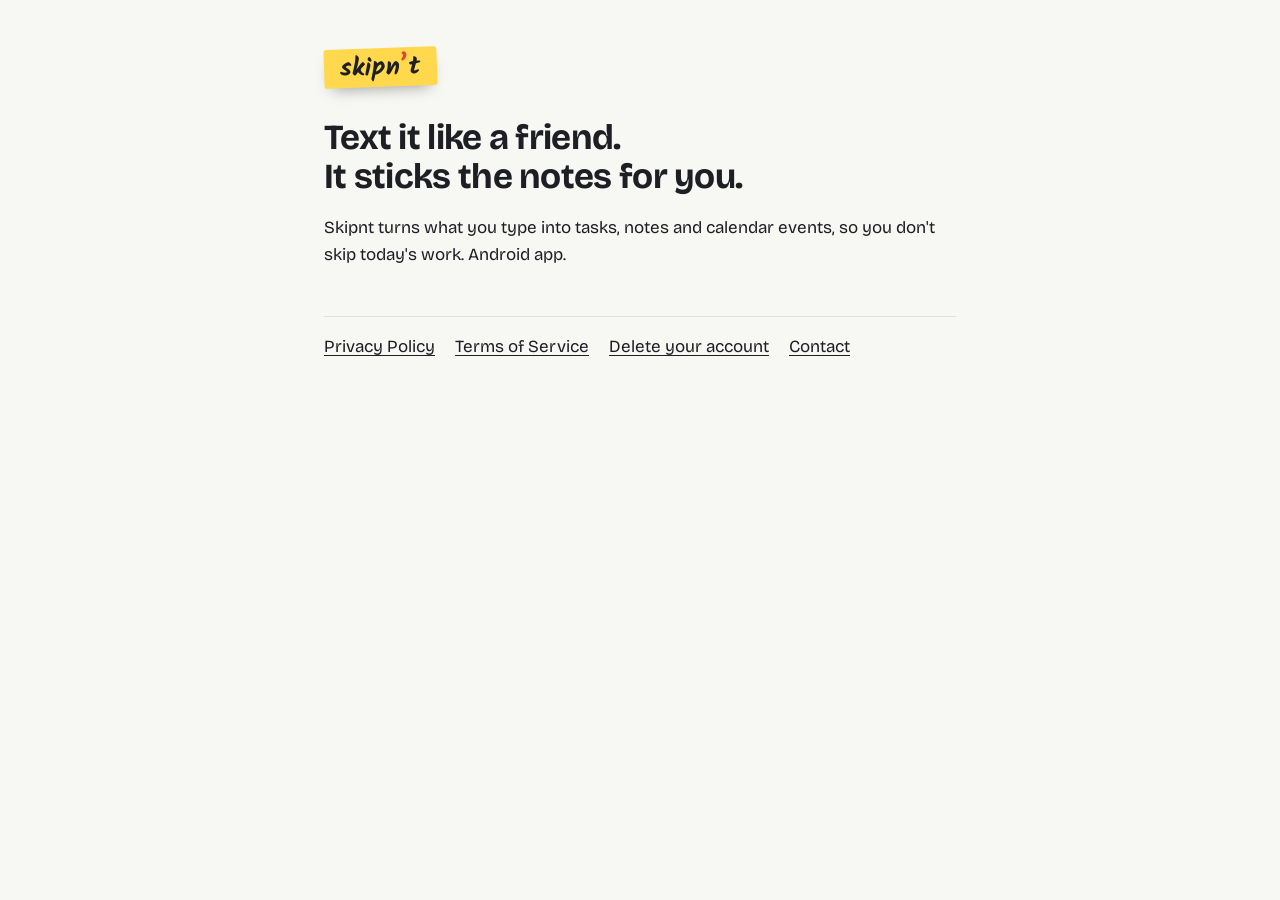
<file: index.html>
<!doctype html>
<html lang="en">
<head>
<meta charset="utf-8">
<meta name="viewport" content="width=device-width, initial-scale=1">
<title>Skipnt</title>
<link rel="stylesheet" href="style.css">
</head>
<body>
<main>
<a class="mark" href="index.html">skipn<span>’</span>t</a>
<h1>Text it like a friend.<br>It sticks the notes for you.</h1>
<p>Skipnt turns what you type into tasks, notes and calendar events, so you don't skip today's work. Android app.</p>
<nav><a href="privacy.html">Privacy Policy</a><a href="terms.html">Terms of Service</a><a href="delete-account.html">Delete your account</a><a href="mailto:aaroncallanga.dev@gmail.com">Contact</a></nav>
</main>
</body>
</html>
</file>
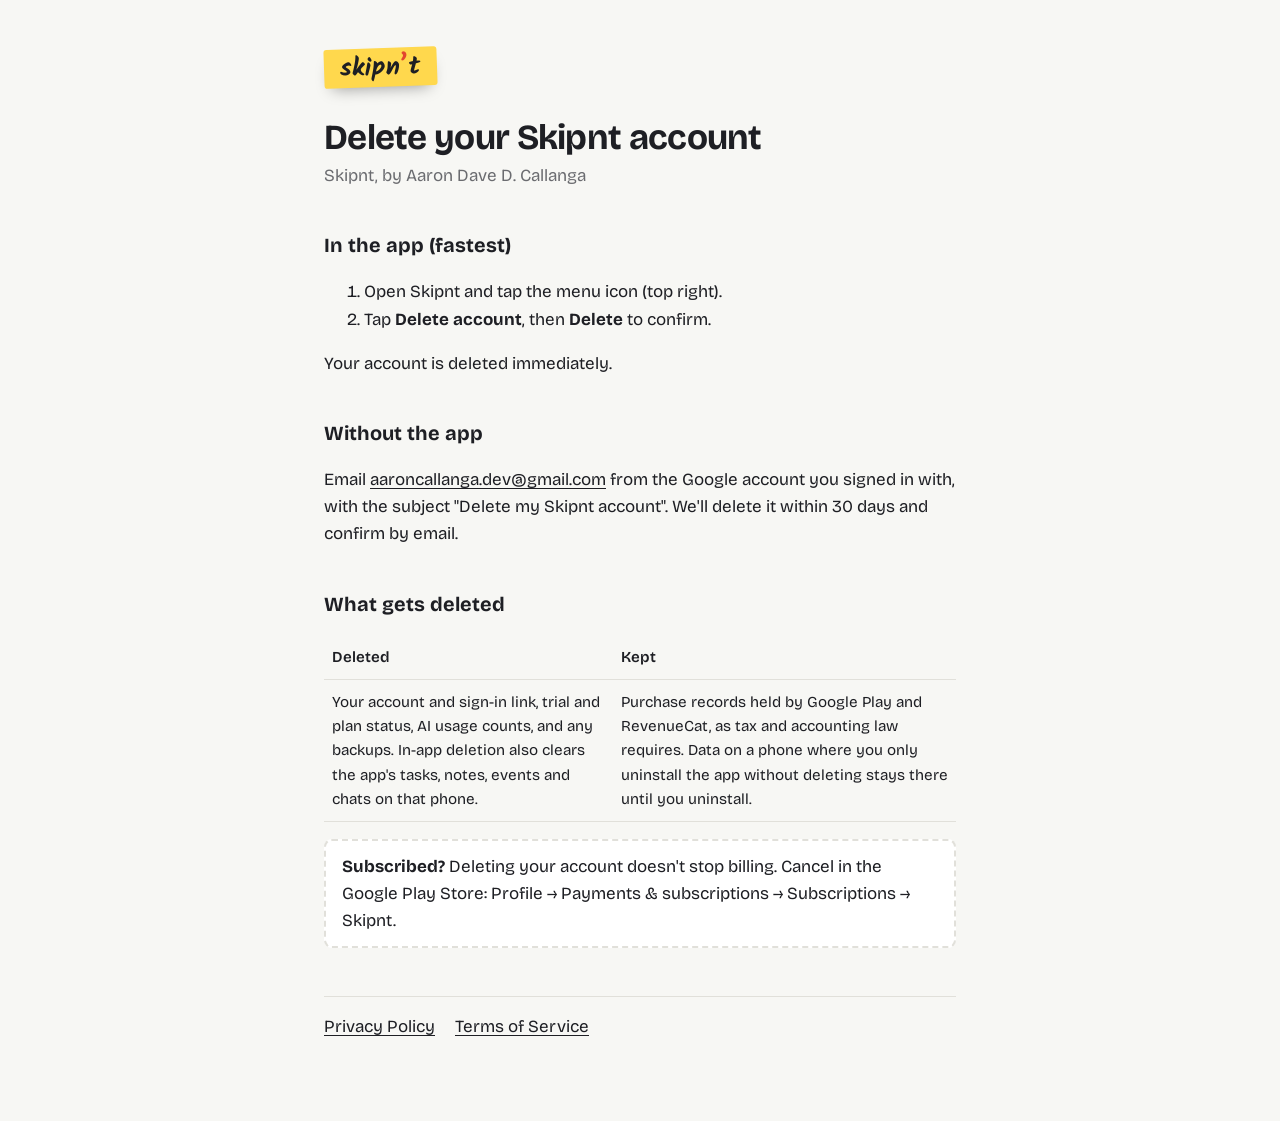
<file: delete-account.html>
<!doctype html>
<html lang="en">
<head>
<meta charset="utf-8">
<meta name="viewport" content="width=device-width, initial-scale=1">
<title>Delete your account · Skipnt</title>
<link rel="stylesheet" href="style.css">
</head>
<body>
<main>
<a class="mark" href="index.html">skipn<span>’</span>t</a>
<h1>Delete your Skipnt account</h1>
<p class="date">Skipnt, by Aaron Dave D. Callanga</p>

<h2>In the app (fastest)</h2>
<ol>
  <li>Open Skipnt and tap the menu icon (top right).</li>
  <li>Tap <strong>Delete account</strong>, then <strong>Delete</strong> to confirm.</li>
</ol>
<p>Your account is deleted immediately.</p>

<h2>Without the app</h2>
<p>Email <a href="mailto:aaroncallanga.dev@gmail.com?subject=Delete%20my%20Skipnt%20account">aaroncallanga.dev@gmail.com</a> from the Google account you signed in with, with the subject "Delete my Skipnt account". We'll delete it within 30 days and confirm by email.</p>

<h2>What gets deleted</h2>
<table>
  <tr><th>Deleted</th><th>Kept</th></tr>
  <tr>
    <td>Your account and sign-in link, trial and plan status, AI usage counts, and any backups. In-app deletion also clears the app's tasks, notes, events and chats on that phone.</td>
    <td>Purchase records held by Google Play and RevenueCat, as tax and accounting law requires. Data on a phone where you only uninstall the app without deleting stays there until you uninstall.</td>
  </tr>
</table>

<p class="note"><strong>Subscribed?</strong> Deleting your account doesn't stop billing. Cancel in the Google Play Store: Profile → Payments &amp; subscriptions → Subscriptions → Skipnt.</p>

<nav><a href="privacy.html">Privacy Policy</a><a href="terms.html">Terms of Service</a></nav>
</main>
</body>
</html>
</file>
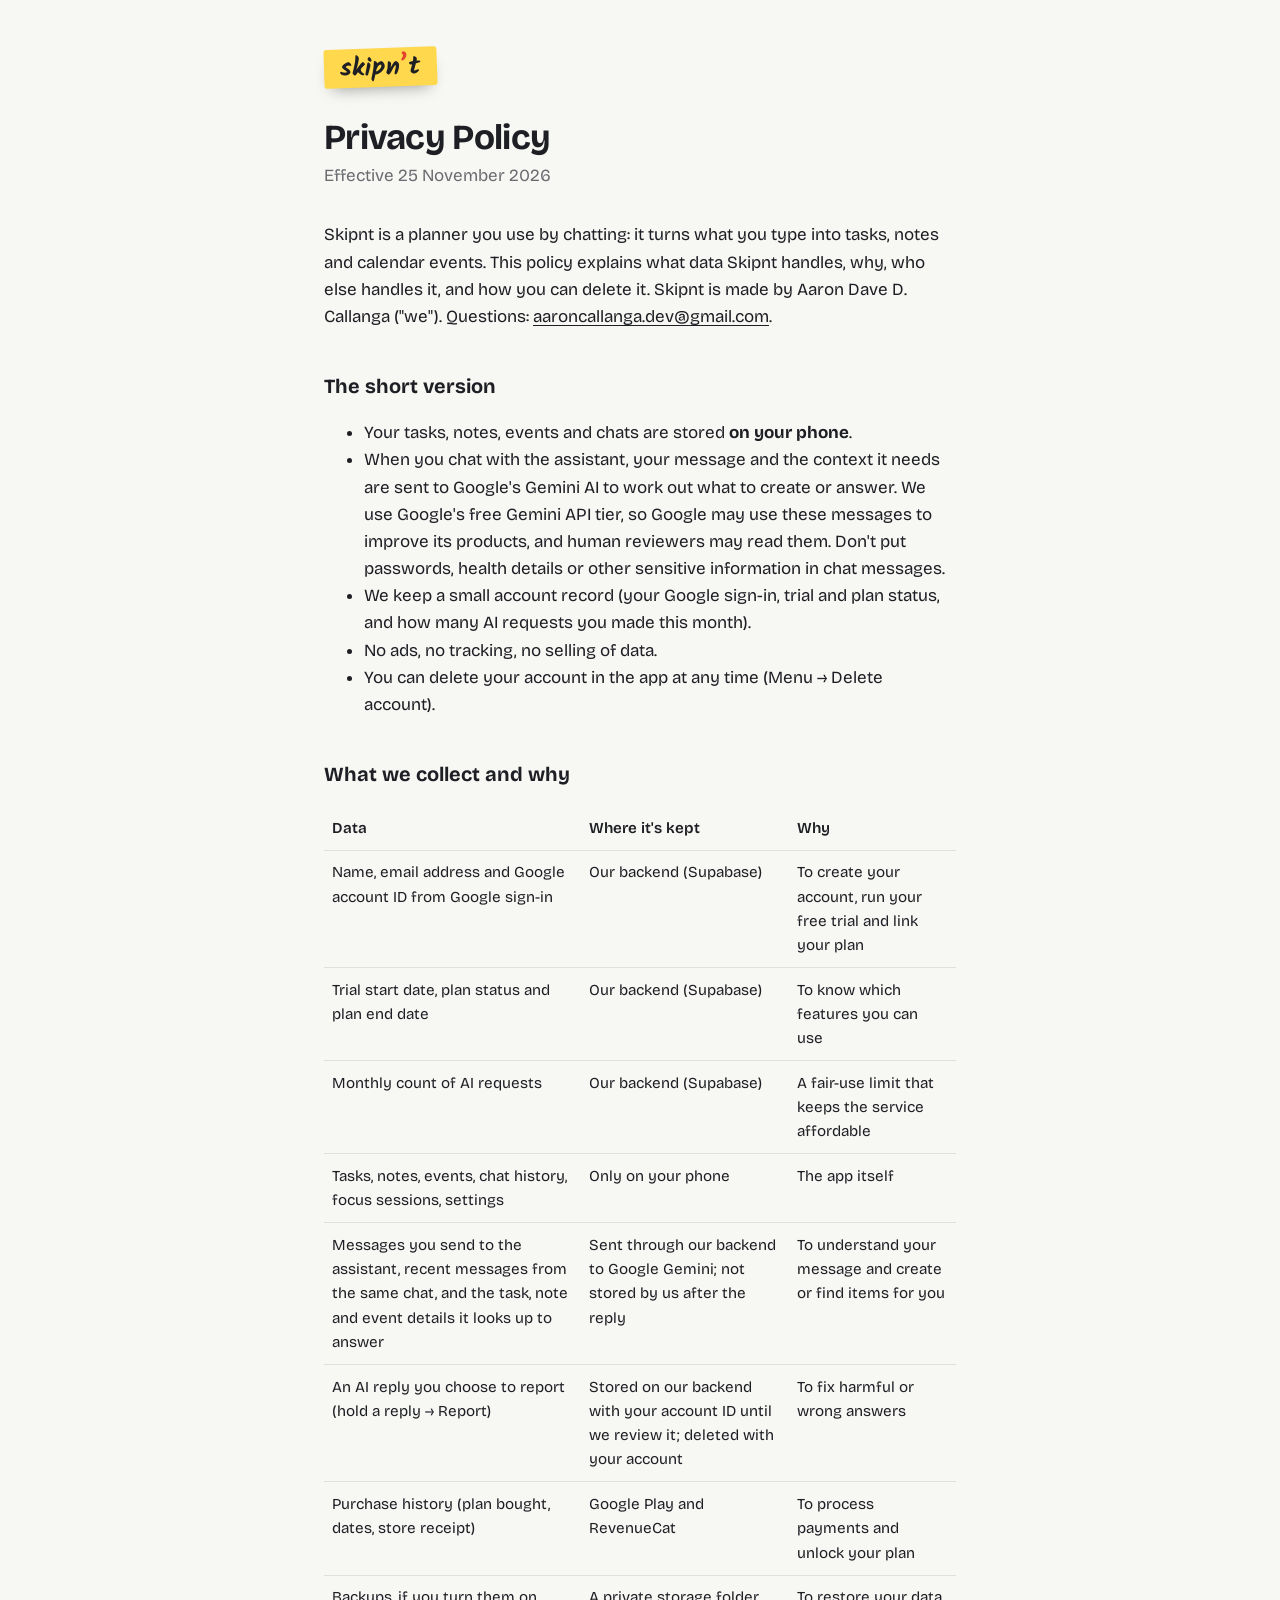
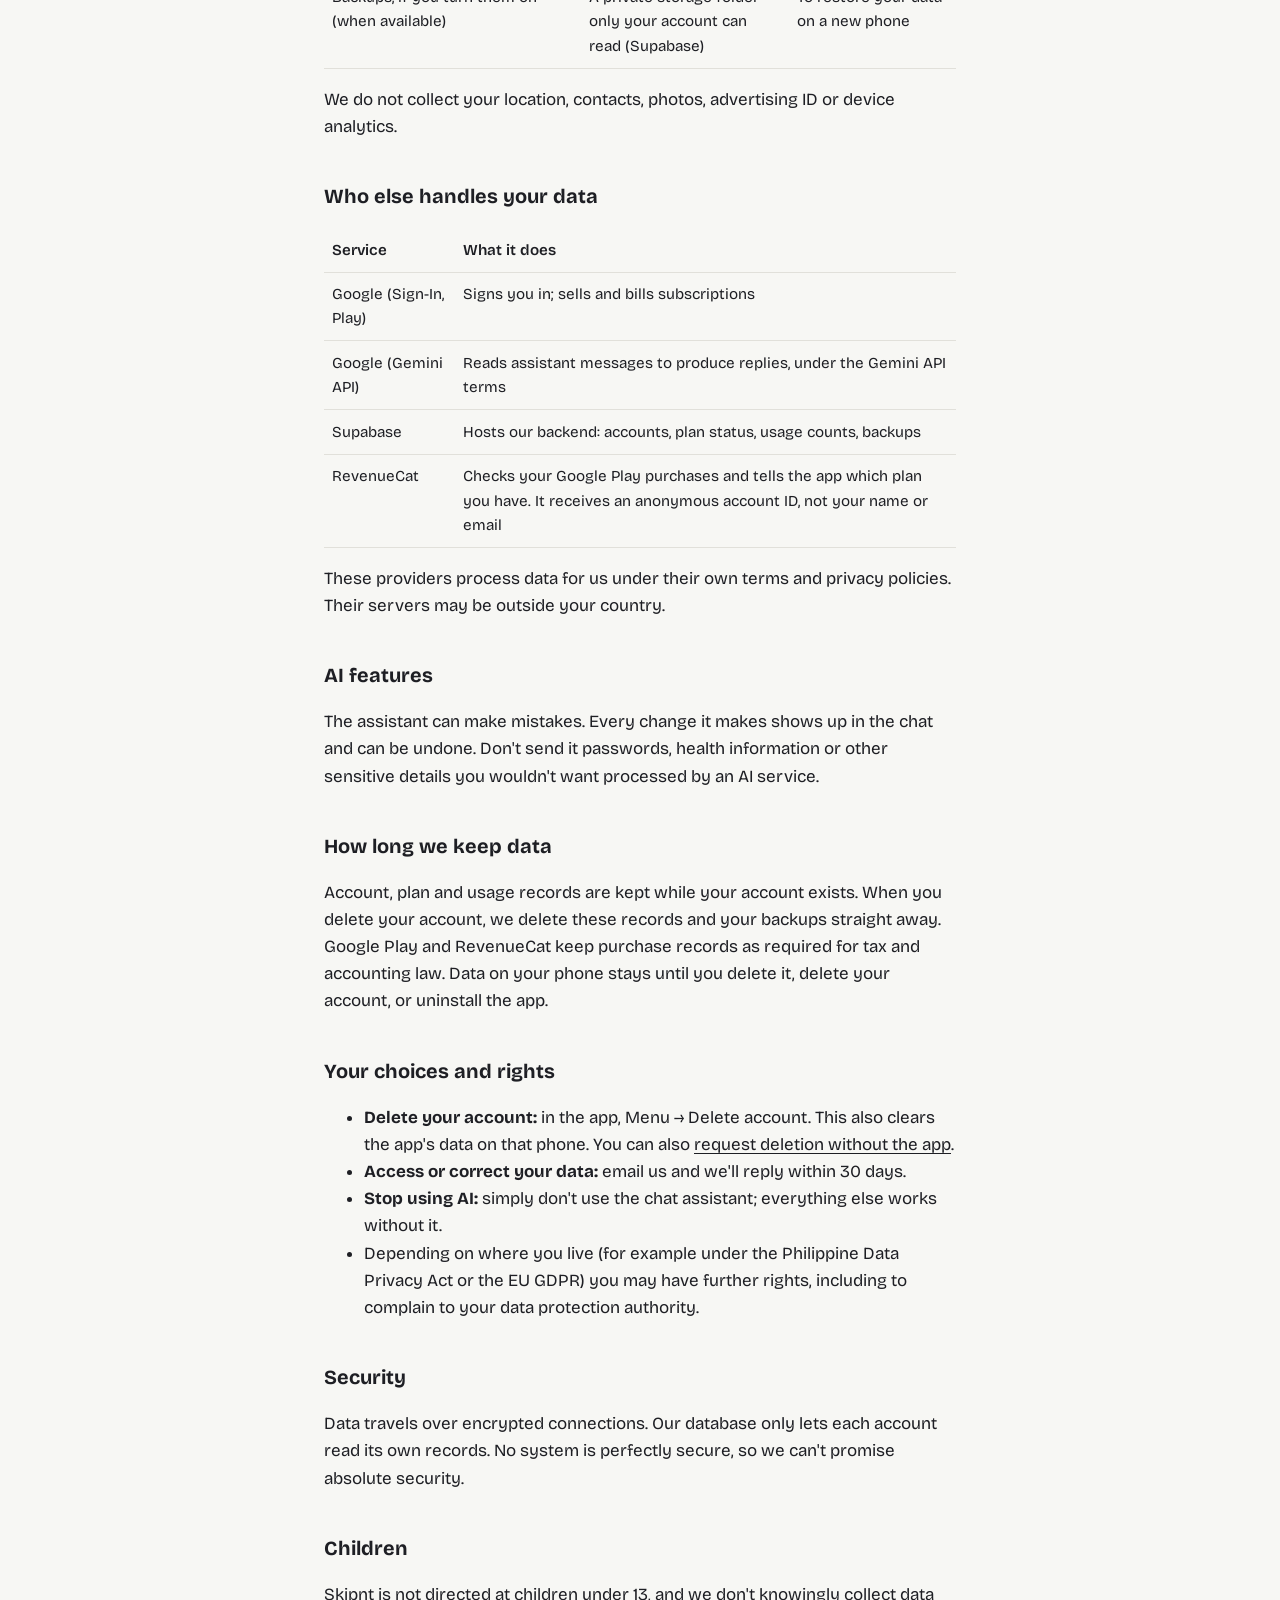
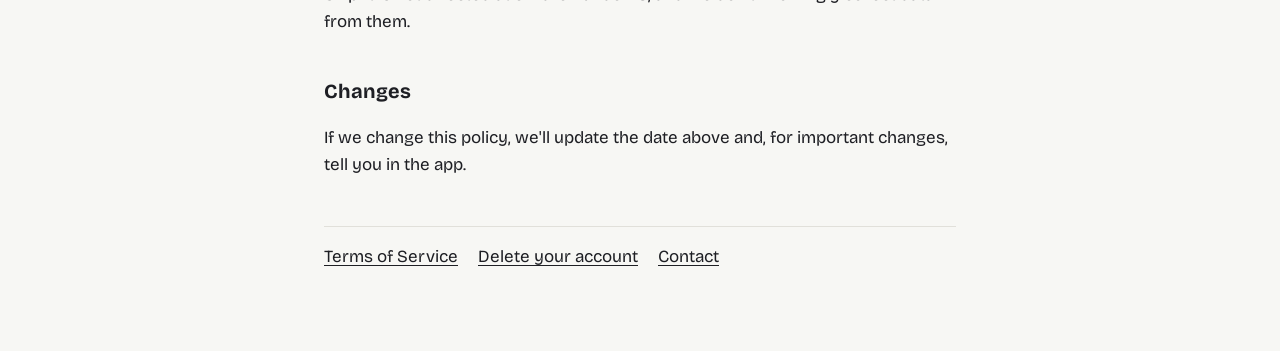
<file: privacy.html>
<!doctype html>
<html lang="en">
<head>
<meta charset="utf-8">
<meta name="viewport" content="width=device-width, initial-scale=1">
<title>Privacy Policy · Skipnt</title>
<link rel="stylesheet" href="style.css">
</head>
<body>
<main>
<a class="mark" href="index.html">skipn<span>’</span>t</a>
<h1>Privacy Policy</h1>
<p class="date">Effective 25 November 2026</p>

<p>Skipnt is a planner you use by chatting: it turns what you type into tasks, notes and calendar events. This policy explains what data Skipnt handles, why, who else handles it, and how you can delete it. Skipnt is made by Aaron Dave D. Callanga ("we"). Questions: <a href="mailto:aaroncallanga.dev@gmail.com">aaroncallanga.dev@gmail.com</a>.</p>

<h2>The short version</h2>
<ul>
  <li>Your tasks, notes, events and chats are stored <strong>on your phone</strong>.</li>
  <li>When you chat with the assistant, your message and the context it needs are sent to Google's Gemini AI to work out what to create or answer. We use Google's free Gemini API tier, so Google may use these messages to improve its products, and human reviewers may read them. Don't put passwords, health details or other sensitive information in chat messages.</li>
  <li>We keep a small account record (your Google sign-in, trial and plan status, and how many AI requests you made this month).</li>
  <li>No ads, no tracking, no selling of data.</li>
  <li>You can delete your account in the app at any time (Menu → Delete account).</li>
</ul>

<h2>What we collect and why</h2>
<table>
  <tr><th>Data</th><th>Where it's kept</th><th>Why</th></tr>
  <tr><td>Name, email address and Google account ID from Google sign-in</td><td>Our backend (Supabase)</td><td>To create your account, run your free trial and link your plan</td></tr>
  <tr><td>Trial start date, plan status and plan end date</td><td>Our backend (Supabase)</td><td>To know which features you can use</td></tr>
  <tr><td>Monthly count of AI requests</td><td>Our backend (Supabase)</td><td>A fair-use limit that keeps the service affordable</td></tr>
  <tr><td>Tasks, notes, events, chat history, focus sessions, settings</td><td>Only on your phone</td><td>The app itself</td></tr>
  <tr><td>Messages you send to the assistant, recent messages from the same chat, and the task, note and event details it looks up to answer</td><td>Sent through our backend to Google Gemini; not stored by us after the reply</td><td>To understand your message and create or find items for you</td></tr>
  <tr><td>An AI reply you choose to report (hold a reply → Report)</td><td>Stored on our backend with your account ID until we review it; deleted with your account</td><td>To fix harmful or wrong answers</td></tr>
  <tr><td>Purchase history (plan bought, dates, store receipt)</td><td>Google Play and RevenueCat</td><td>To process payments and unlock your plan</td></tr>
  <tr><td>Backups, if you turn them on (when available)</td><td>A private storage folder only your account can read (Supabase)</td><td>To restore your data on a new phone</td></tr>
</table>
<p>We do not collect your location, contacts, photos, advertising ID or device analytics.</p>

<h2>Who else handles your data</h2>
<table>
  <tr><th>Service</th><th>What it does</th></tr>
  <tr><td>Google (Sign-In, Play)</td><td>Signs you in; sells and bills subscriptions</td></tr>
  <tr><td>Google (Gemini API)</td><td>Reads assistant messages to produce replies, under the Gemini API terms</td></tr>
  <tr><td>Supabase</td><td>Hosts our backend: accounts, plan status, usage counts, backups</td></tr>
  <tr><td>RevenueCat</td><td>Checks your Google Play purchases and tells the app which plan you have. It receives an anonymous account ID, not your name or email</td></tr>
</table>
<p>These providers process data for us under their own terms and privacy policies. Their servers may be outside your country.</p>

<h2>AI features</h2>
<p>The assistant can make mistakes. Every change it makes shows up in the chat and can be undone. Don't send it passwords, health information or other sensitive details you wouldn't want processed by an AI service.</p>

<h2>How long we keep data</h2>
<p>Account, plan and usage records are kept while your account exists. When you delete your account, we delete these records and your backups straight away. Google Play and RevenueCat keep purchase records as required for tax and accounting law. Data on your phone stays until you delete it, delete your account, or uninstall the app.</p>

<h2>Your choices and rights</h2>
<ul>
  <li><strong>Delete your account:</strong> in the app, Menu → Delete account. This also clears the app's data on that phone. You can also <a href="delete-account.html">request deletion without the app</a>.</li>
  <li><strong>Access or correct your data:</strong> email us and we'll reply within 30 days.</li>
  <li><strong>Stop using AI:</strong> simply don't use the chat assistant; everything else works without it.</li>
  <li>Depending on where you live (for example under the Philippine Data Privacy Act or the EU GDPR) you may have further rights, including to complain to your data protection authority.</li>
</ul>

<h2>Security</h2>
<p>Data travels over encrypted connections. Our database only lets each account read its own records. No system is perfectly secure, so we can't promise absolute security.</p>

<h2>Children</h2>
<p>Skipnt is not directed at children under 13, and we don't knowingly collect data from them.</p>

<h2>Changes</h2>
<p>If we change this policy, we'll update the date above and, for important changes, tell you in the app.</p>

<nav><a href="terms.html">Terms of Service</a><a href="delete-account.html">Delete your account</a><a href="mailto:aaroncallanga.dev@gmail.com">Contact</a></nav>
</main>
</body>
</html>
</file>
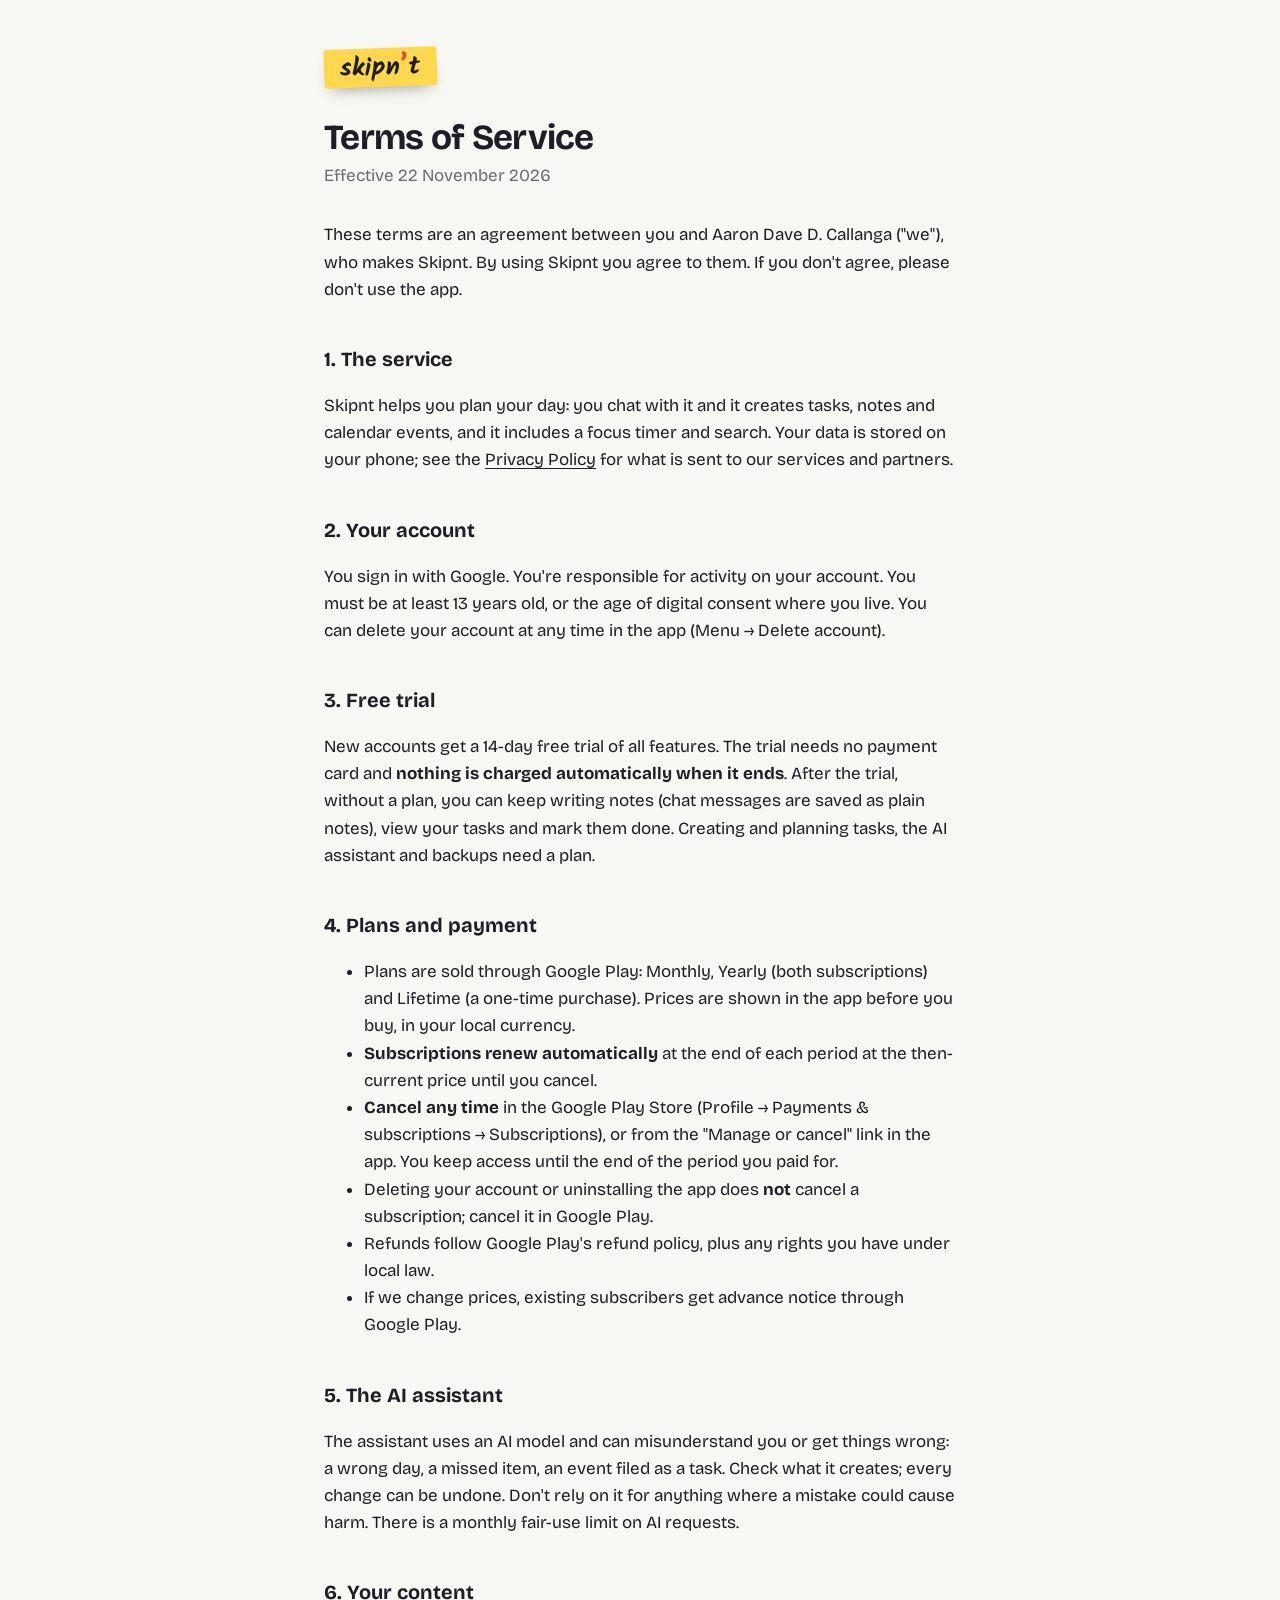
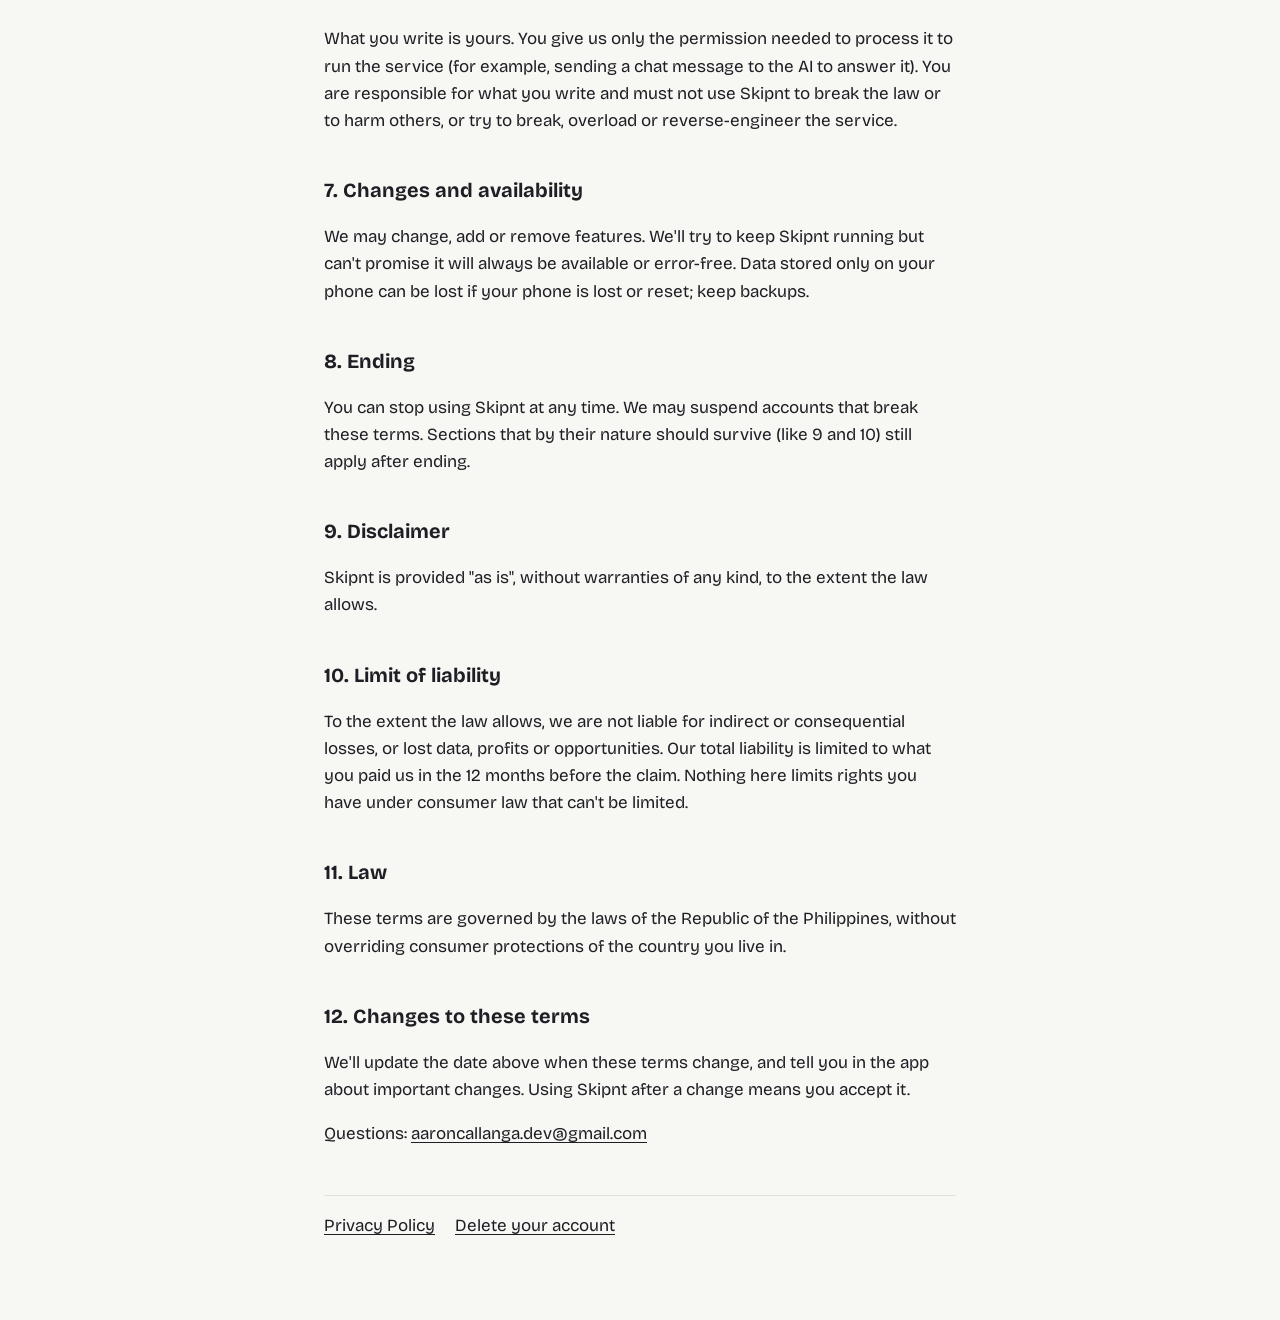
<file: terms.html>
<!doctype html>
<html lang="en">
<head>
<meta charset="utf-8">
<meta name="viewport" content="width=device-width, initial-scale=1">
<title>Terms of Service · Skipnt</title>
<link rel="stylesheet" href="style.css">
</head>
<body>
<main>
<a class="mark" href="index.html">skipn<span>’</span>t</a>
<h1>Terms of Service</h1>
<p class="date">Effective 22 November 2026</p>

<p>These terms are an agreement between you and Aaron Dave D. Callanga ("we"), who makes Skipnt. By using Skipnt you agree to them. If you don't agree, please don't use the app.</p>

<h2>1. The service</h2>
<p>Skipnt helps you plan your day: you chat with it and it creates tasks, notes and calendar events, and it includes a focus timer and search. Your data is stored on your phone; see the <a href="privacy.html">Privacy Policy</a> for what is sent to our services and partners.</p>

<h2>2. Your account</h2>
<p>You sign in with Google. You're responsible for activity on your account. You must be at least 13 years old, or the age of digital consent where you live. You can delete your account at any time in the app (Menu → Delete account).</p>

<h2>3. Free trial</h2>
<p>New accounts get a 14-day free trial of all features. The trial needs no payment card and <strong>nothing is charged automatically when it ends</strong>. After the trial, without a plan, you can keep writing notes (chat messages are saved as plain notes), view your tasks and mark them done. Creating and planning tasks, the AI assistant and backups need a plan.</p>

<h2>4. Plans and payment</h2>
<ul>
  <li>Plans are sold through Google Play: Monthly, Yearly (both subscriptions) and Lifetime (a one-time purchase). Prices are shown in the app before you buy, in your local currency.</li>
  <li><strong>Subscriptions renew automatically</strong> at the end of each period at the then-current price until you cancel.</li>
  <li><strong>Cancel any time</strong> in the Google Play Store (Profile → Payments &amp; subscriptions → Subscriptions), or from the "Manage or cancel" link in the app. You keep access until the end of the period you paid for.</li>
  <li>Deleting your account or uninstalling the app does <strong>not</strong> cancel a subscription; cancel it in Google Play.</li>
  <li>Refunds follow Google Play's refund policy, plus any rights you have under local law.</li>
  <li>If we change prices, existing subscribers get advance notice through Google Play.</li>
</ul>

<h2>5. The AI assistant</h2>
<p>The assistant uses an AI model and can misunderstand you or get things wrong: a wrong day, a missed item, an event filed as a task. Check what it creates; every change can be undone. Don't rely on it for anything where a mistake could cause harm. There is a monthly fair-use limit on AI requests.</p>

<h2>6. Your content</h2>
<p>What you write is yours. You give us only the permission needed to process it to run the service (for example, sending a chat message to the AI to answer it). You are responsible for what you write and must not use Skipnt to break the law or to harm others, or try to break, overload or reverse-engineer the service.</p>

<h2>7. Changes and availability</h2>
<p>We may change, add or remove features. We'll try to keep Skipnt running but can't promise it will always be available or error-free. Data stored only on your phone can be lost if your phone is lost or reset; keep backups.</p>

<h2>8. Ending</h2>
<p>You can stop using Skipnt at any time. We may suspend accounts that break these terms. Sections that by their nature should survive (like 9 and 10) still apply after ending.</p>

<h2>9. Disclaimer</h2>
<p>Skipnt is provided "as is", without warranties of any kind, to the extent the law allows.</p>

<h2>10. Limit of liability</h2>
<p>To the extent the law allows, we are not liable for indirect or consequential losses, or lost data, profits or opportunities. Our total liability is limited to what you paid us in the 12 months before the claim. Nothing here limits rights you have under consumer law that can't be limited.</p>

<h2>11. Law</h2>
<p>These terms are governed by the laws of the Republic of the Philippines, without overriding consumer protections of the country you live in.</p>

<h2>12. Changes to these terms</h2>
<p>We'll update the date above when these terms change, and tell you in the app about important changes. Using Skipnt after a change means you accept it.</p>

<p>Questions: <a href="mailto:aaroncallanga.dev@gmail.com">aaroncallanga.dev@gmail.com</a></p>

<nav><a href="privacy.html">Privacy Policy</a><a href="delete-account.html">Delete your account</a></nav>
</main>
</body>
</html>
</file>
<file: style.css>
/* Skipnt legal pages: paper ground, ink type, one sticky for the header */
@import url('https://fonts.googleapis.com/css2?family=Bricolage+Grotesque:wght@400;600;800&family=Kalam:wght@700&display=swap');
:root { --ground: #F7F7F4; --ink: #1E1F24; --muted: #6B6C70; --line: #E1E0DA; --yellow: #FFD84D; --red: #E2462F; }
* { box-sizing: border-box; }
body { margin: 0; background: var(--ground); color: var(--ink); font: 17px/1.6 'Bricolage Grotesque', system-ui, sans-serif; }
main { max-width: 42rem; margin: 0 auto; padding: 3rem 1.25rem 5rem; }
.mark { display: inline-block; background: var(--yellow); padding: .35rem 1rem .2rem; transform: rotate(-2deg); box-shadow: 0 8px 16px -8px #0006; border-radius: 3px; font: 700 1.6rem/1.2 Kalam, cursive; text-decoration: none; color: var(--ink); }
.mark span { color: var(--red); }
h1 { font-size: 2.2rem; line-height: 1.1; letter-spacing: -.02em; margin: 2rem 0 .25rem; }
h2 { font-size: 1.25rem; margin: 2.5rem 0 .5rem; }
.date { color: var(--muted); margin: 0 0 2rem; }
table { width: 100%; border-collapse: collapse; margin: 1rem 0; font-size: .95rem; }
th, td { text-align: left; vertical-align: top; padding: .6rem .5rem; border-bottom: 1px solid var(--line); }
th { font-weight: 600; }
a { color: var(--ink); text-underline-offset: 3px; }
nav { margin-top: 3rem; padding-top: 1rem; border-top: 1px solid var(--line); display: flex; gap: 1.25rem; flex-wrap: wrap; }
.note { background: #fff; border: 2px dashed var(--line); border-radius: 8px; padding: .75rem 1rem; }
::selection { background: var(--yellow); }
</file>
